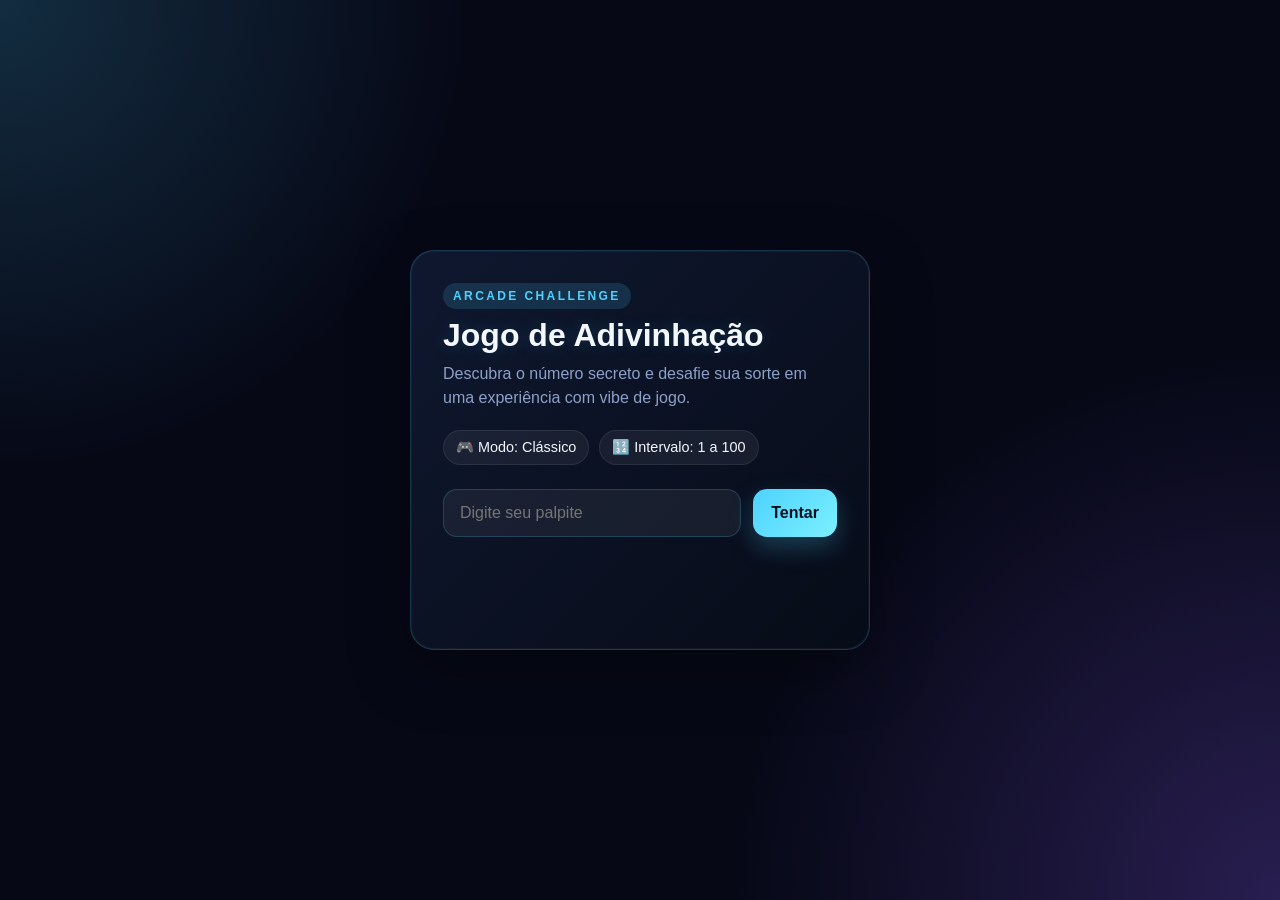
<file: index.html>
<!DOCTYPE html>
<html lang="pt-BR">
<head>
    <meta charset="UTF-8">
    <meta name="viewport" content="width=device-width, initial-scale=1.0">
    <title>Jogo de Adivinhação</title>
    <link rel="stylesheet" href="./assets/css/reset.css">
    <link rel="stylesheet" href="./assets/css/style.css">
    <link rel="stylesheet" href="./assets/css/celebration.css">
    <link rel="stylesheet" href="./assets/css/botao-novo-jogo.css">
</head>
<body>
    <div class="celebration" aria-hidden="true"></div>

    <main class="game-shell">
        <section class="game-card">
            <header class="game-header">
                <span class="eyebrow">Arcade Challenge</span>
                <h1>Jogo de Adivinhação</h1>
                <p class="subtitle">Descubra o número secreto e desafie sua sorte em uma experiência com vibe de jogo.</p>
            </header>

            <div class="hud">
                <span class="pill">🎮 Modo: Clássico</span>
                <span class="pill">🔢 Intervalo: 1 a 100</span>
            </div>

            <div class="controls">
                <input type="text" id="input" placeholder="Digite seu palpite">
                <button class="btn-palpite">Tentar</button>
            </div>
            <div>
                <button class="btn-novo-jogo hidden">Jogar Novamente</button>
            </div>

            <p class="mensagem" aria-live="polite"></p>
            <p class="tentativas"></p>
        </section>
    </main>

    <script src="./assets/js/jogo-adivinhacao.js"></script>
</body>
</html>
</file>
<file: assets/css/style.css>
:root {
    --bg: #060816;
    --panel: rgba(10, 18, 38, 0.9);
    --panel-strong: #0f1830;
    --accent: #4dd2ff;
    --accent-2: #8b5cf6;
    --text: #f5f7ff;
    --muted: #8da0c7;
    --success: #2ecc71;
    --danger: #ff5d7a;
}

body {
    min-height: 100vh;
    display: flex;
    align-items: center;
    justify-content: center;
    padding: 24px;
    font-family: 'Segoe UI', Tahoma, Geneva, Verdana, sans-serif;
    color: var(--text);
    background:
        radial-gradient(circle at top left, rgba(77, 210, 255, 0.18), transparent 30%),
        radial-gradient(circle at bottom right, rgba(139, 92, 246, 0.26), transparent 35%),
        var(--bg);
    position: relative;
    overflow: hidden;
}

.game-shell {
    width: min(100%, 460px);
}

.game-card {
    background: linear-gradient(135deg, rgba(15, 24, 48, 0.98), rgba(7, 12, 24, 0.96));
    border: 1px solid rgba(77, 210, 255, 0.2);
    border-radius: 24px;
    padding: 32px;
    box-shadow: 0 0 0 1px rgba(255,255,255,0.04) inset, 0 20px 60px rgba(0,0,0,0.35);
    position: relative;
    overflow: hidden;
}

.game-card::before {
    content: '';
    position: absolute;
    inset: 0;
    background: linear-gradient(120deg, transparent 0%, rgba(77,210,255,0.12) 45%, transparent 100%);
    transform: translateX(-120%);
    animation: shimmer 6s linear infinite;
}

@keyframes shimmer {
    100% {
        transform: translateX(120%);
    }
}

.game-header {
    position: relative;
    z-index: 1;
    margin-bottom: 20px;
}

.eyebrow {
    display: inline-block;
    margin-bottom: 8px;
    padding: 6px 10px;
    border-radius: 999px;
    font-size: 0.75rem;
    font-weight: 700;
    letter-spacing: 0.2em;
    text-transform: uppercase;
    color: var(--accent);
    background: rgba(77, 210, 255, 0.15);
}

h1 {
    font-size: 2rem;
    font-weight: 800;
    margin-bottom: 8px;
    text-shadow: 0 0 18px rgba(77,210,255,0.18);
}

.subtitle {
    color: var(--muted);
    line-height: 1.5;
}

.hud {
    display: flex;
    gap: 10px;
    margin: 20px 0 24px;
    flex-wrap: wrap;
    position: relative;
    z-index: 1;
}

.pill {
    padding: 8px 12px;
    border-radius: 999px;
    background: rgba(255,255,255,0.06);
    border: 1px solid rgba(255,255,255,0.08);
    font-size: 0.9rem;
    color: var(--text);
}

.controls {
    display: flex;
    gap: 12px;
    position: relative;
    z-index: 1;
}

#input {
    flex: 1;
    border: 1px solid rgba(77, 210, 255, 0.2);
    border-radius: 14px;
    padding: 14px 16px;
    font-size: 1rem;
    color: var(--text);
    background: rgba(255,255,255,0.06);
    outline: none;
    transition: border-color 0.2s ease, box-shadow 0.2s ease;
}

#input:focus {
    border-color: var(--accent);
    box-shadow: 0 0 0 3px rgba(77, 210, 255, 0.18);
}

.btn-palpite {
    border: none;
    border-radius: 14px;
    padding: 14px 18px;
    font-size: 1rem;
    font-weight: 700;
    color: #04101f;
    cursor: pointer;
    background: linear-gradient(135deg, var(--accent), #7cf0ff);
    box-shadow: 0 10px 24px rgba(77, 210, 255, 0.25);
    transition: transform 0.2s ease, box-shadow 0.2s ease, opacity 0.2s ease;
}

.btn-palpite:hover {
    transform: translateY(-2px);
    box-shadow: 0 14px 28px rgba(77, 210, 255, 0.32);
}

.btn-palpite:active {
    transform: translateY(0);
}

.btn-palpite:disabled {
    cursor: not-allowed;
    opacity: 0.65;
    box-shadow: none;
}

.mensagem,
.tentativas {
    position: relative;
    z-index: 1;
    margin-top: 16px;
    min-height: 24px;
    font-weight: 600;
}

.mensagem {
    color: var(--accent);
}

.mensagem.success {
    color: var(--success);
}

.mensagem.error {
    color: var(--danger);
}

.tentativas {
    color: var(--muted);
}

@media (max-width: 520px) {
    .game-card {
        padding: 24px;
    }

    .controls {
        flex-direction: column;
    }

    .btn-palpite {
        width: 100%;
    }
}
</file>
<file: assets/css/celebration.css>
.celebration {
    position: fixed;
    inset: 0;
    pointer-events: none;
    overflow: hidden;
    z-index: 20;
}

.celebration .piece {
    position: absolute;
    top: -10%;
    width: 10px;
    height: 20px;
    border-radius: 999px;
    opacity: 0;
    animation: burst var(--duration) cubic-bezier(.2, .9, .2, 1) forwards;
}

@keyframes burst {
    0% {
        transform: translate3d(0, 0, 0) scale(0.2);
        opacity: 0;
    }
    10% {
        opacity: 1;
    }
    100% {
        transform: translate3d(var(--x), var(--y), 0) rotate(var(--rot));
        opacity: 0;
    }
}

.game-card.win {
    animation: cardWin 0.8s ease;
    box-shadow: 0 0 0 1px rgba(255,255,255,0.04) inset, 0 0 45px rgba(46, 204, 113, 0.28), 0 20px 60px rgba(0,0,0,0.35);
}

@keyframes cardWin {
    0% {
        transform: scale(1);
    }
    50% {
        transform: scale(1.03);
    }
    100% {
        transform: scale(1);
    }
}
</file>
<file: assets/css/botao-novo-jogo.css>
.btn-novo-jogo {
    display: none;
    margin-top: 16px;
    border: none;
    border-radius: 999px;
    padding: 12px 18px;
    font-size: 0.95rem;
    font-weight: 700;
    color: var(--text);
    cursor: pointer;
    background: linear-gradient(135deg, var(--accent-2), #b084ff);
    box-shadow: 0 10px 24px rgba(139, 92, 246, 0.25);
    transition: transform 0.2s ease, box-shadow 0.2s ease;
}

.btn-novo-jogo.show {
    display: inline-flex;
    align-items: center;
    justify-content: center;
}

.btn-novo-jogo:hover {
    transform: translateY(-2px);
    box-shadow: 0 14px 28px rgba(139, 92, 246, 0.32);
}

.btn-novo-jogo:active {
    transform: translateY(0);
}
</file>
